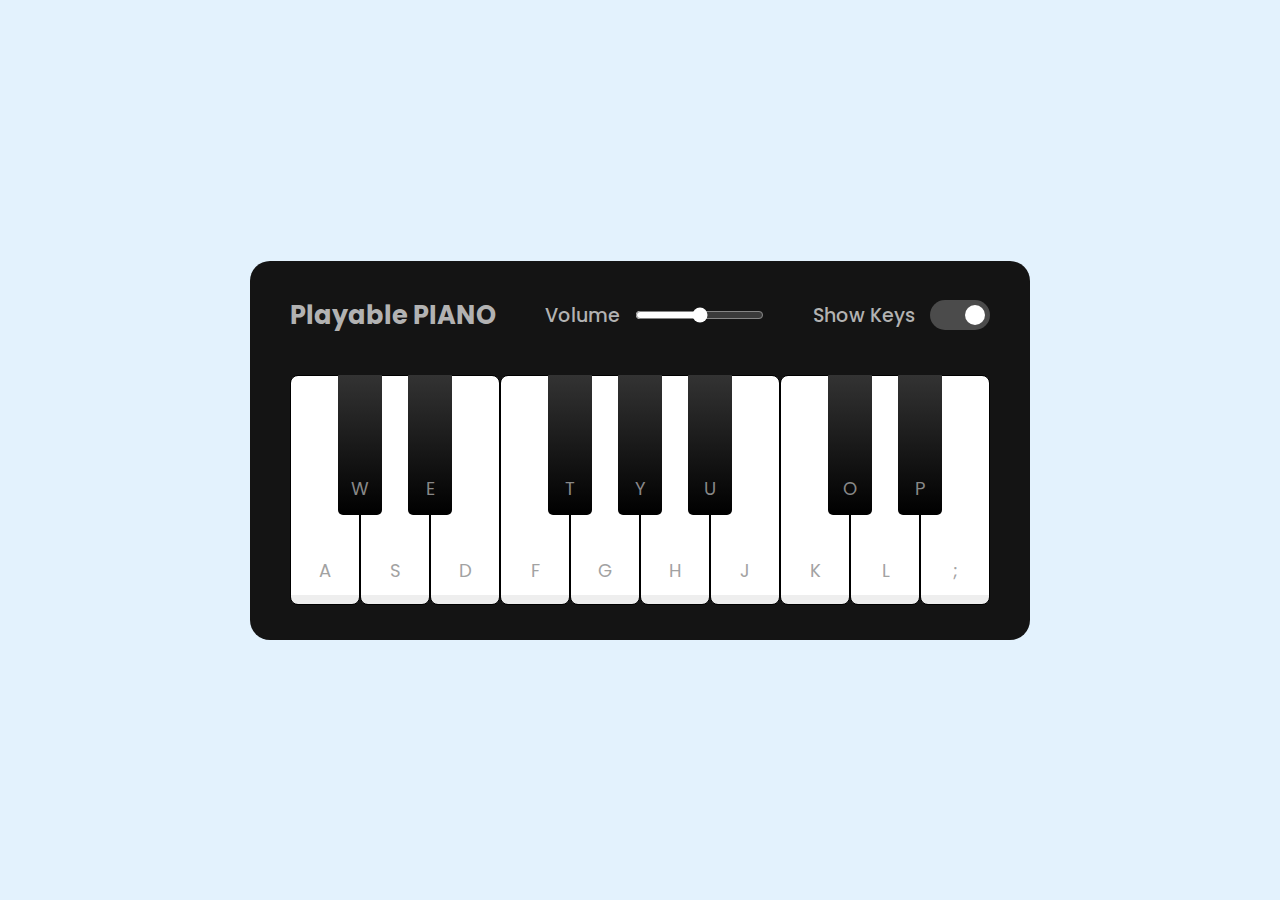
<file: porfolio/piano.html>
<!DOCTYPE html>
<html lang="en" dir="ltr">
  <head>
    <meta charset="utf-8">
    <title>Playable Piano JavaScript | CodingNepal</title>
    <link rel="stylesheet" href="piano.css">
    <meta name="viewport" content="width=device-width, initial-scale=1.0">
    <script src="piano.js" defer></script>
  </head>
  <body>
    <div class="wrapper">
      <header>
        <h2>Playable PIANO</h2>
        <div class="column volume-slider">
          <span>Volume</span><input type="range" min="0" max="1" value="0.5" step="any">
        </div>
        <div class="column keys-checkbox">
          <span>Show Keys</span><input type="checkbox" checked>
        </div>
      </header>
      <ul class="piano-keys">
        <li class="key white" data-key="a"><span>a</span></li>
        <li class="key black" data-key="w"><span>w</span></li>
        <li class="key white" data-key="s"><span>s</span></li>
        <li class="key black" data-key="e"><span>e</span></li>
        <li class="key white" data-key="d"><span>d</span></li>
        <li class="key white" data-key="f"><span>f</span></li>
        <li class="key black" data-key="t"><span>t</span></li>
        <li class="key white" data-key="g"><span>g</span></li>
        <li class="key black" data-key="y"><span>y</span></li>
        <li class="key white" data-key="h"><span>h</span></li>
        <li class="key black" data-key="u"><span>u</span></li>
        <li class="key white" data-key="j"><span>j</span></li>
        <li class="key white" data-key="k"><span>k</span></li>
        <li class="key black" data-key="o"><span>o</span></li>
        <li class="key white" data-key="l"><span>l</span></li>
        <li class="key black" data-key="p"><span>p</span></li>
        <li class="key white" data-key=";"><span>;</span></li>
      </ul>
    </div>

  </body>
</html>
</file>
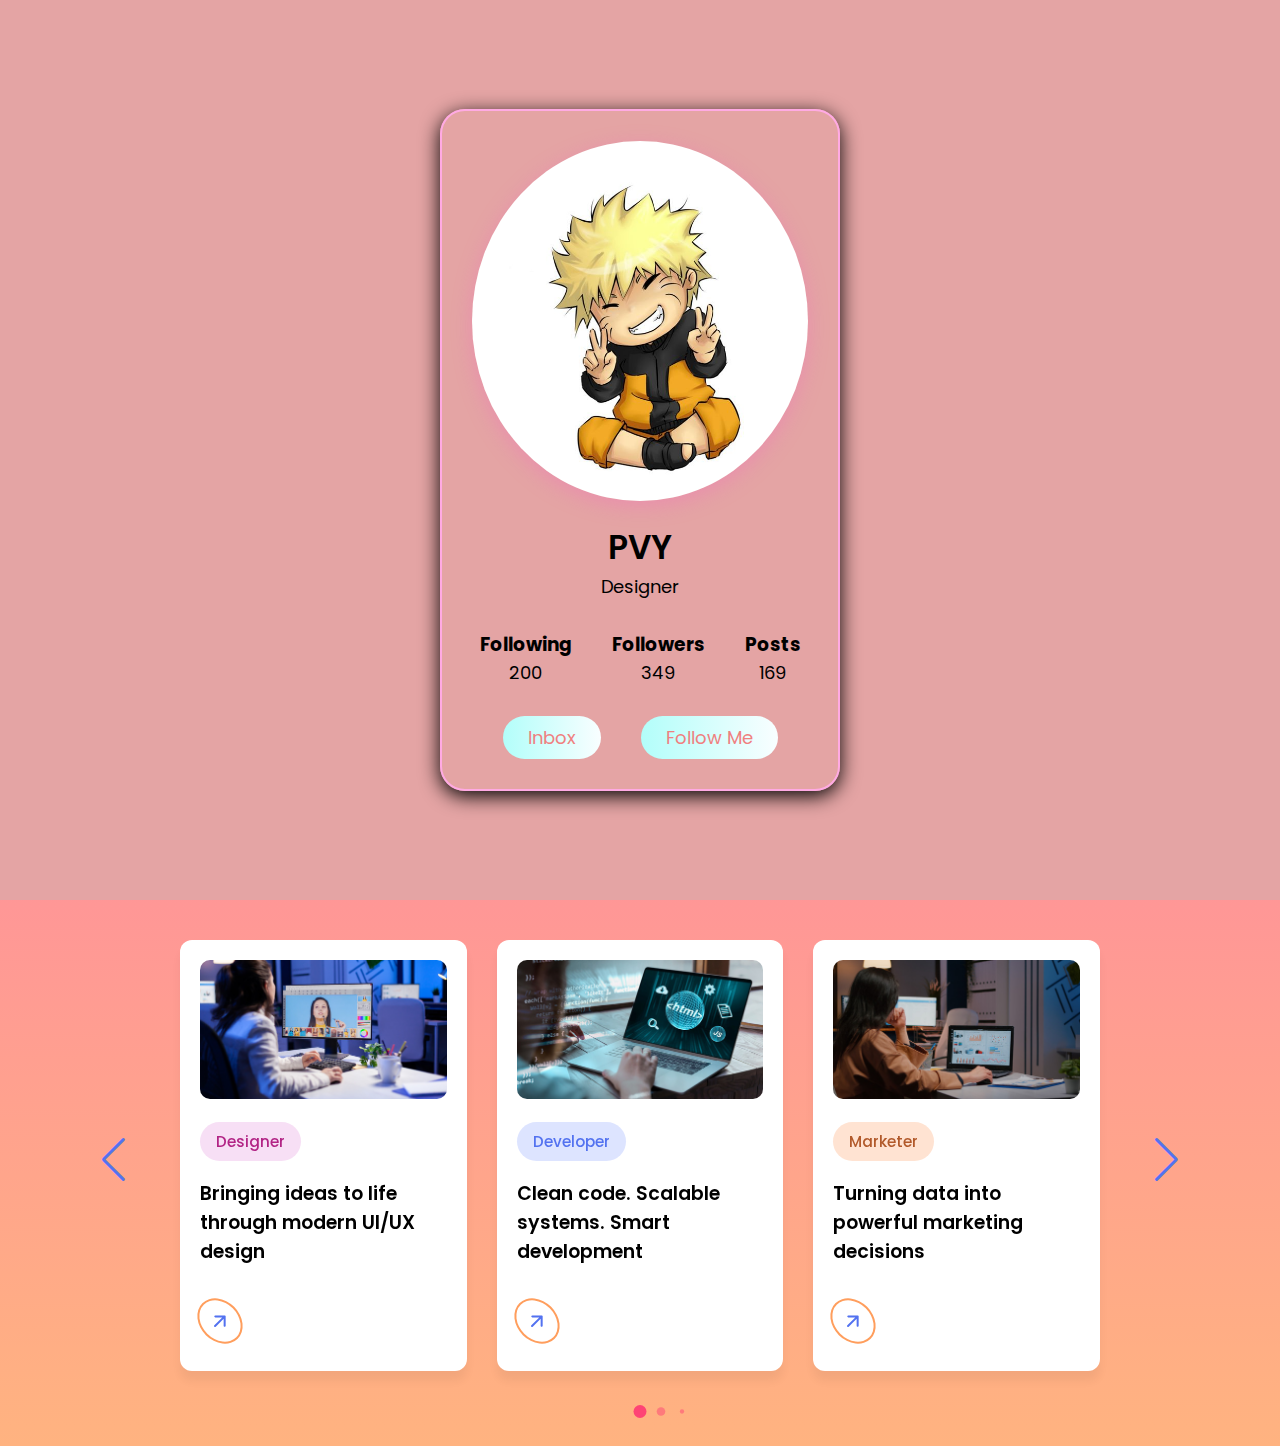
<file: porfolio/profile.html>
﻿<!DOCTYPE html>
<html lang="en">
<head>
    <meta charset="UTF-8">
    <meta name="viewport" content="width=device-width, initial-scale=1.0">
    <meta http-equiv="X-UA-Compatible" content="ie=edge">
    <title>Profile Card UI Design | CoderGirl</title>
    <link href="https://fonts.googleapis.com/css2?family=Poppins:wght@200;300;400;500&display=swap" rel="stylesheet">
    <link rel="stylesheet" href="https://cdn.jsdelivr.net/npm/swiper@11/swiper-bundle.min.css">
    <link rel="stylesheet" href="profile.css">
    <link rel="stylesheet" href="https://fonts.googleapis.com/css2?family=Material+Symbols+Rounded:opsz,wght,FILL,GRAD@24,400,0,0" />
</head>
<body>

    <section class="main">
       <div class="content-wrapper">
         <div class="profile-card">
            <div class="image">
                <img src="imgs/PVY.jpg" alt="Profile Image" class="profile-pic">
            </div>
            <div class="data">
                <h2>PVY</h2>
                <span>Designer</span>
            </div>
            <div class="row">
                <div class="info">
                    <h3>Following</h3>
                    <span>200</span>
                </div>
                <div class="info">
                    <h3>Followers</h3>
                    <span>349</span>
                </div>
                <div class="info">
                    <h3>Posts</h3>
                    <span>169</span>
                </div>
            </div>
            <div class="buttons">
                <a href="https://chat.zalo.me/" class="btn">Inbox</a>
                <a href="https://www.facebook.com/" class="btn">Follow Me</a>
            </div>
        </div>
       </div>
    </section>
    <section class="card-section">
        <div class="container swiper">
    <div class="card-wrapper">
      <!-- Card slides container -->
      <ul class="card-list swiper-wrapper">
        <li class="card-item swiper-slide">
          <a href="#" class="card-link">
            <img src="imgs/designer.jpg" alt="Card Image" class="card-image">
            <p class="badge badge-designer">Designer</p>
            <h2 class="card-title"> Bringing ideas to life through modern UI/UX design</h2>
            <button class="card-button material-symbols-rounded">arrow_forward</button>
          </a>
        </li>                                                                                                                                                                                                                                                                                                                                                                                                                                                                                                                                                                                                                                                                                                              
        <li class="card-item swiper-slide">
          <a href="#" class="card-link">
            <img src="imgs/developer.jpg" alt="Card Image" class="card-image">
            <p class="badge badge-developer">Developer</p>
            <h2 class="card-title">Clean code. Scalable systems. Smart development</h2>
            <button class="card-button material-symbols-rounded">arrow_forward</button>
          </a>
        </li>
        <li class="card-item swiper-slide">
          <a href="#" class="card-link">
            <img src="imgs/marketer.jpg" alt="Card Image" class="card-image">
            <p class="badge badge-marketer">Marketer</p>
            <h2 class="card-title">Turning data into powerful marketing decisions</h2>
            <button class="card-button material-symbols-rounded">arrow_forward</button>
          </a>
        </li>
        <li class="card-item swiper-slide">
          <a href="game.html" class="card-link">
            <img src="imgs/gamer.jpg" alt="Card Image" class="card-image">
            <p class="badge badge-gamer">Gamer</p>
            <h2 class="card-title">Immersive gaming experience in futuristic worlds</h2>
            <button class="card-button material-symbols-rounded">arrow_forward</button>
          </a>
        </li>
        <li class="card-item swiper-slide">
          <a href="#" class="card-link">
            <img src="imgs/editor.jpg" alt="Card Image" class="card-image">
            <p class="badge badge-editor">Editor</p>
            <h2 class="card-title">Crafting cinematic stories with precision and creativity</h2>
            <button class="card-button material-symbols-rounded">arrow_forward</button>
          </a>
        </li>
      </ul>

       <!-- Pagination -->
      <div class="swiper-pagination"></div>

      <!-- Navigation Buttons -->
      <div class="swiper-slide-button swiper-button-prev"></div>
      <div class="swiper-slide-button swiper-button-next"></div>
    </div>
  </div>

    </section>
  <!-- Linking SwiperJS script -->
  <script src="https://cdn.jsdelivr.net/npm/swiper@11/swiper-bundle.min.js"></script>

  <!-- Linking custom script -->
  <script src="profile.js"></script>
</body>
</html>
</file>
<file: porfolio/piano.css>
/* Import Google font - Poppins */
@import url('https://fonts.googleapis.com/css2?family=Poppins:wght@400;500;600&display=swap');
* {
  margin: 0;
  padding: 0;
  box-sizing: border-box;
  font-family: 'Poppins', sans-serif;
}
body {
  display: flex;
  align-items: center;
  justify-content: center;
  min-height: 100vh;
  background: #E3F2FD;
}
.wrapper {
  padding: 35px 40px;
  border-radius: 20px;
  background: #141414;
}
.wrapper header {
  display: flex;
  color: #B2B2B2;
  align-items: center;
  justify-content: space-between;
}
header h2 {
  font-size: 1.6rem;
}
header .column {
  display: flex;
  align-items: center;
}
header span {
  font-weight: 500;
  margin-right: 15px;
  font-size: 1.19rem;
}
header input {
  outline: none;
  border-radius: 30px;
}
.volume-slider input {
  accent-color: #fff;
}
.keys-checkbox input {
  height: 30px;
  width: 60px;
  cursor: pointer;
  appearance: none;
  position: relative;
  background: #4B4B4B
}
.keys-checkbox input::before {
  content: "";
  position: absolute;
  top: 50%;
  left: 5px;
  width: 20px;
  height: 20px;
  border-radius: 50%;
  background: #8c8c8c;
  transform: translateY(-50%);
  transition: all 0.3s ease;
}
.keys-checkbox input:checked::before {
  left: 35px;
  background: #fff;
}
.piano-keys {
  display: flex;
  list-style: none;
  margin-top: 40px;
}
.piano-keys .key {
  cursor: pointer;
  user-select: none;
  position: relative;
  text-transform: uppercase;
}
.piano-keys .black {
  z-index: 2;
  width: 44px;
  height: 140px;
  margin: 0 -22px 0 -22px;
  border-radius: 0 0 5px 5px;
  background: linear-gradient(#333, #000);
}
.piano-keys .black.active {
  box-shadow: inset -5px -10px 10px rgba(255,255,255,0.1);
  background:linear-gradient(to bottom, #000, #434343);
}
.piano-keys .white {
  height: 230px;
  width: 70px;
  border-radius: 8px;
  border: 1px solid #000;
  background: linear-gradient(#fff 96%, #eee 4%);
}
.piano-keys .white.active {
  box-shadow: inset -5px 5px 20px rgba(0,0,0,0.2);
  background:linear-gradient(to bottom, #fff 0%, #eee 100%);
}
.piano-keys .key span {
  position: absolute;
  bottom: 20px;
  width: 100%;
  color: #A2A2A2;
  font-size: 1.13rem;
  text-align: center;
}
.piano-keys .key.hide span {
  display: none;
}
.piano-keys .black span {
  bottom: 13px;
  color: #888888;
}

@media screen and (max-width: 815px) {
  .wrapper {
    padding: 25px;
  }
  header {
    flex-direction: column;
  }
  header :where(h2, .column) {
    margin-bottom: 13px;
  }
  .volume-slider input {
    max-width: 100px;
  }
  .piano-keys {
    margin-top: 20px;
  }
  .piano-keys .key:where(:nth-child(9), :nth-child(10)) {
    display: none;
  }
  .piano-keys .black {
    height: 100px;
    width: 40px;
    margin: 0 -20px 0 -20px;
  }
  .piano-keys .white {
    height: 180px;
    width: 60px;
  }
}

@media screen and (max-width: 615px) {
  .piano-keys .key:nth-child(13),
  .piano-keys .key:nth-child(14),
  .piano-keys .key:nth-child(15),
  .piano-keys .key:nth-child(16),
  .piano-keys .key :nth-child(17) {
    display: none;
  }
  .piano-keys .white {
    width: 50px;
  }
}
</file>
<file: porfolio/profile.css>
﻿@import url('https://fonts.googleapis.com/css2?family=Poppins:wght@200;300;400;500&display=swap');

* {
    margin: 0;
    padding: 0;
    box-sizing: border-box;
    font-family: 'Poppins', sans-serif;
}

.main {
    width: 100%;
    min-height: 100vh;
    display: flex;
    align-items: center;
    justify-content: center;
    background-image: linear-gradient(to right,#e4a4a4);
    background-position: center;
    background-size: cover;
    flex-direction: column;
}

.profile-card {
    display: flex;
    flex-direction: column;
    align-items: center;
    max-width: 400px;
    width: 100%;
    border-radius: 25px;
    padding: 30px;
    border: 2px solid rgb(255, 170, 227);
    box-shadow: 0 5px 20px rgba(0,0,0,4);
}
s
.image {
    position: relative;
    height: 150px;
    width: 150px;
}

    .image .profile-pic {
        width: 100%;
        height: 100%;
        object-fit: cover;
        border-radius: 50%;
        box-shadow: 0 5px 20px rgba(243, 110, 187, 0.4);
    }

.data {
    display: flex;
    flex-direction: column;
    align-items: center;
    margin-top: 15px;
}

    .data h2 {
        font-size: 33px;
        font-weight: 600;
    }

span {
    font-size: 18px;
}

.row {
    display: flex;
    align-items: center;
    margin-top: 30px;
}

    .row .info {
        text-align: center;
        padding: 0 20px;
    }

.buttons {
    display: flex;
    align-items: center;
    margin-top: 30px;
}

    .buttons .btn {
        color: #F08080;
        text-decoration: none;
        margin: 0 20px;
        padding: 8px 25px;
        border-radius: 25px;
        font-size: 18px;
        white-space: nowrap;
        background: linear-gradient(to left, #f9feff 0%,  #b2fefa 100%);
    }

        .buttons .btn:hover {
            box-shadow: inset 0 5px 20px rgba(250, 39, 138, 0.4);
        }
body {
    margin:0;
  display: flex;
  align-items: center;
  justify-content: center;
  min-height: 100vh;
  background: linear-gradient(#ff68bb, #ffb380);
  flex-direction: column;
}

.card-wrapper {
  max-width: 1100px;
  margin: 0 60px 35px;
  padding: 20px 10px;
  overflow: hidden;
}

.card-list .card-item {
  list-style: none;
}

.card-list .card-item .card-link {
  display: block;
  background: #fff;
  padding: 18px;
  user-select: none;
  border-radius: 12px;
  text-decoration: none;
  border: 2px solid transparent;
  box-shadow: 0 10px 10px rgba(0, 0, 0, 0.05);
  transition: 0.2s ease;
}

.card-list .card-item .card-link:active {
  cursor: grabbing;
}

.card-list .card-item .card-link:hover {
  border-color: #5372F0;
}

.card-list .card-link .card-image {
  width: 100%;
  border-radius: 10px;
  aspect-ratio: 16 / 9;
  object-fit: cover;
}

.card-list .card-link .badge {
  color: #5372F0;
  width: fit-content;
  padding: 8px 16px;
  font-size: 0.95rem;
  border-radius: 50px;
  font-weight: 500;
  background: #DDE4FF;
  margin: 16px 0 18px;
}

.card-list .card-link .badge-designer {
  color: #B22485;
  background: #F7DFF5;
}

.card-list .card-link .badge-marketer {
  color: #B25A2B;
  background: #FFE3D2;
}

.card-list .card-link .badge-gamer {
  color: #205C20;
  background: #D6F8D6;
}

.card-list .card-link .badge-editor {
  color: #856404;
  background: #fff3cd;
}

.card-list .card-link .card-title {
  color: #000;
  font-size: 1.19rem;
  font-weight: 600;
}

.card-list .card-link .card-button {
  height: 50px;
  width: 40px;
  color: #5372F0;
  margin: 30px 0 5px;
  background: none;
  cursor: pointer;
  border-radius: 70%;
  border: 2px solid #ff9e5d;
  transform: rotate(-45deg);
  transition: 0.4s ease;
}

.card-list .card-link:hover .card-button {
  color: #fff;
  background: #5372F0;
}

.card-wrapper .swiper-pagination-bullet {
  height: 13px;
  width: 13px;
  opacity: 0.5;
  background: #fe4475;
}

.card-wrapper .swiper-pagination-bullet-active {
  opacity: 1;
}

.card-wrapper .swiper-slide-button {
  color: #5372F0;
  margin-top: -35px;
}
.container.swiper{
    width: 100%;
    max-width: 1100px ;
    margin:0 auto;
    padding: 0 20px;
    box-sizing: border-box;
}
.content-wrapper{
    display: flex;
    flex-direction: column;
    align-items: center;
    gap: 40px;
    width: 100%;
}
.card-section{
    width: 100%;
    max-width: 1100px;
    margin: 20px auto 0 auto 0;
    display: flex;
    justify-content: center;
    padding: 20px 0;
}
@media (max-width: 768px) {
  .card-wrapper {
    margin: 0 10px 25px;
  }

  .card-wrapper .swiper-slide-button {
    display: none;
  }
}
</file>
